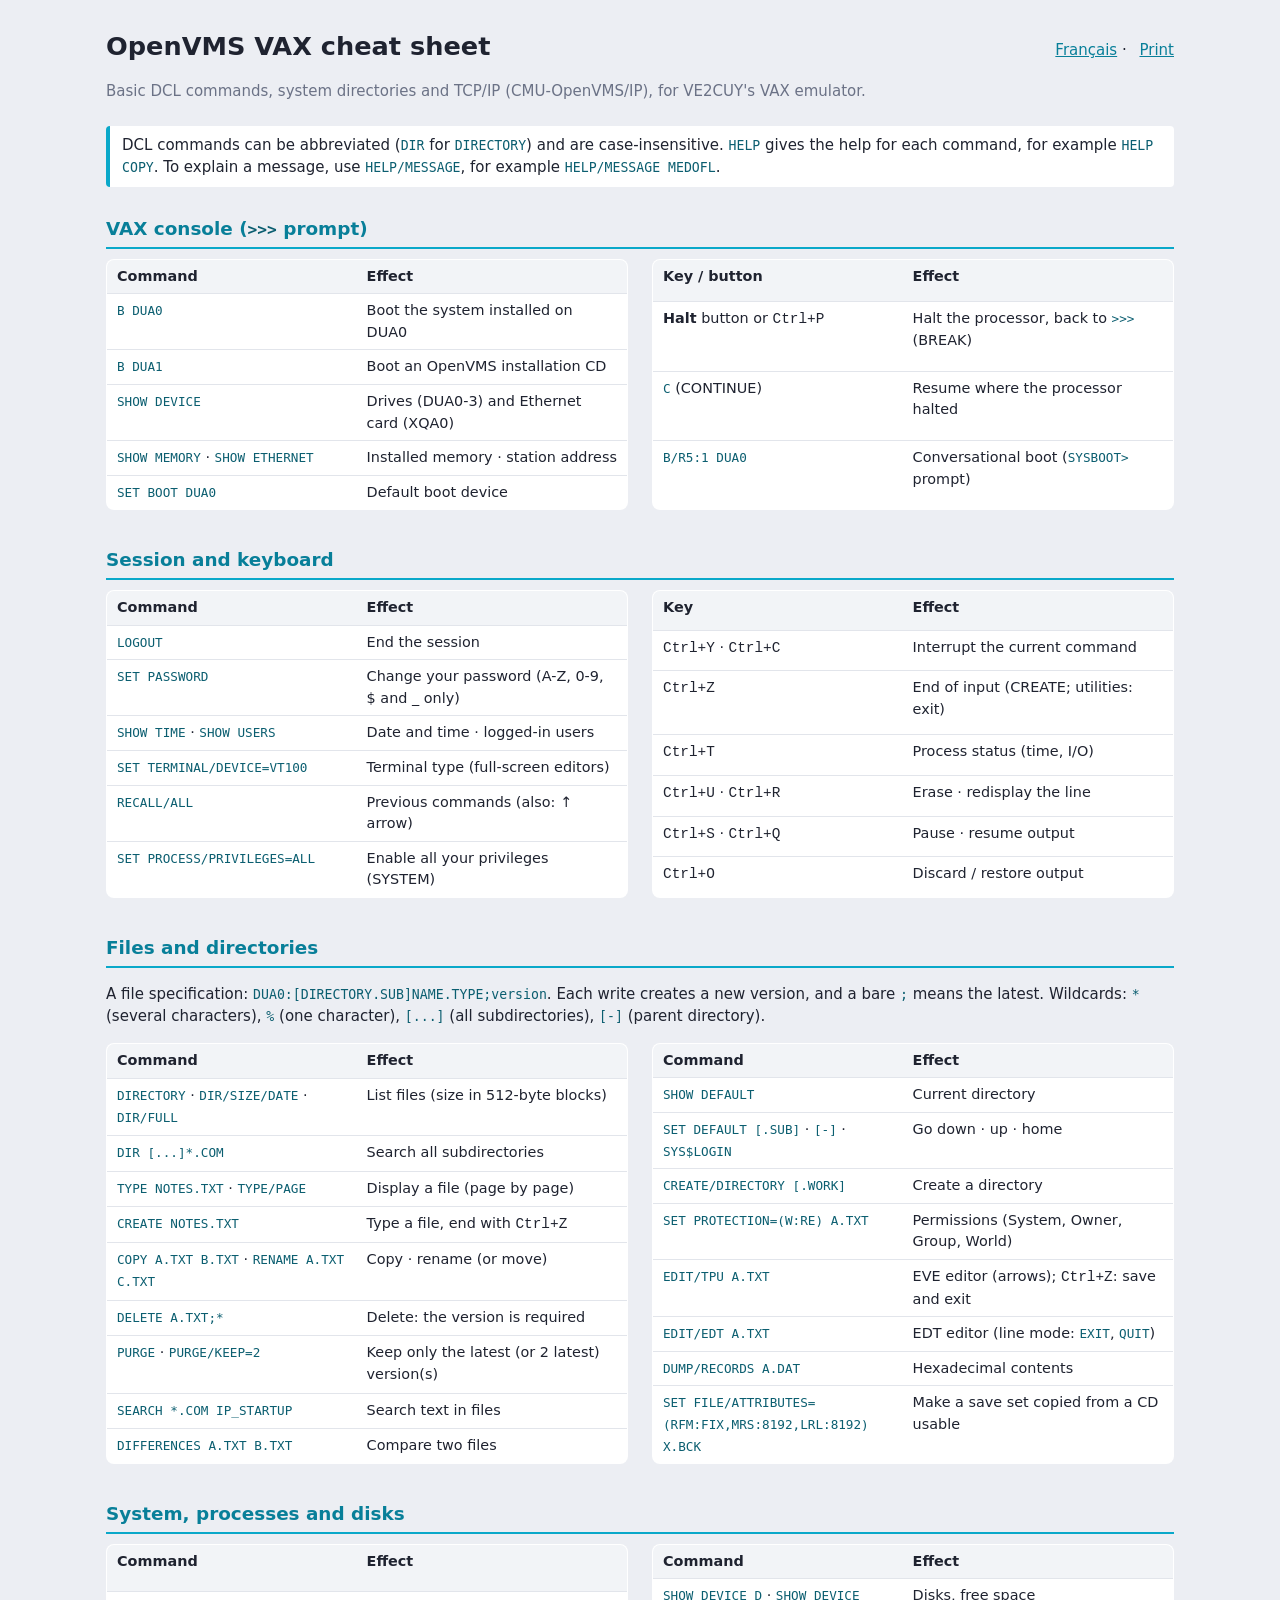
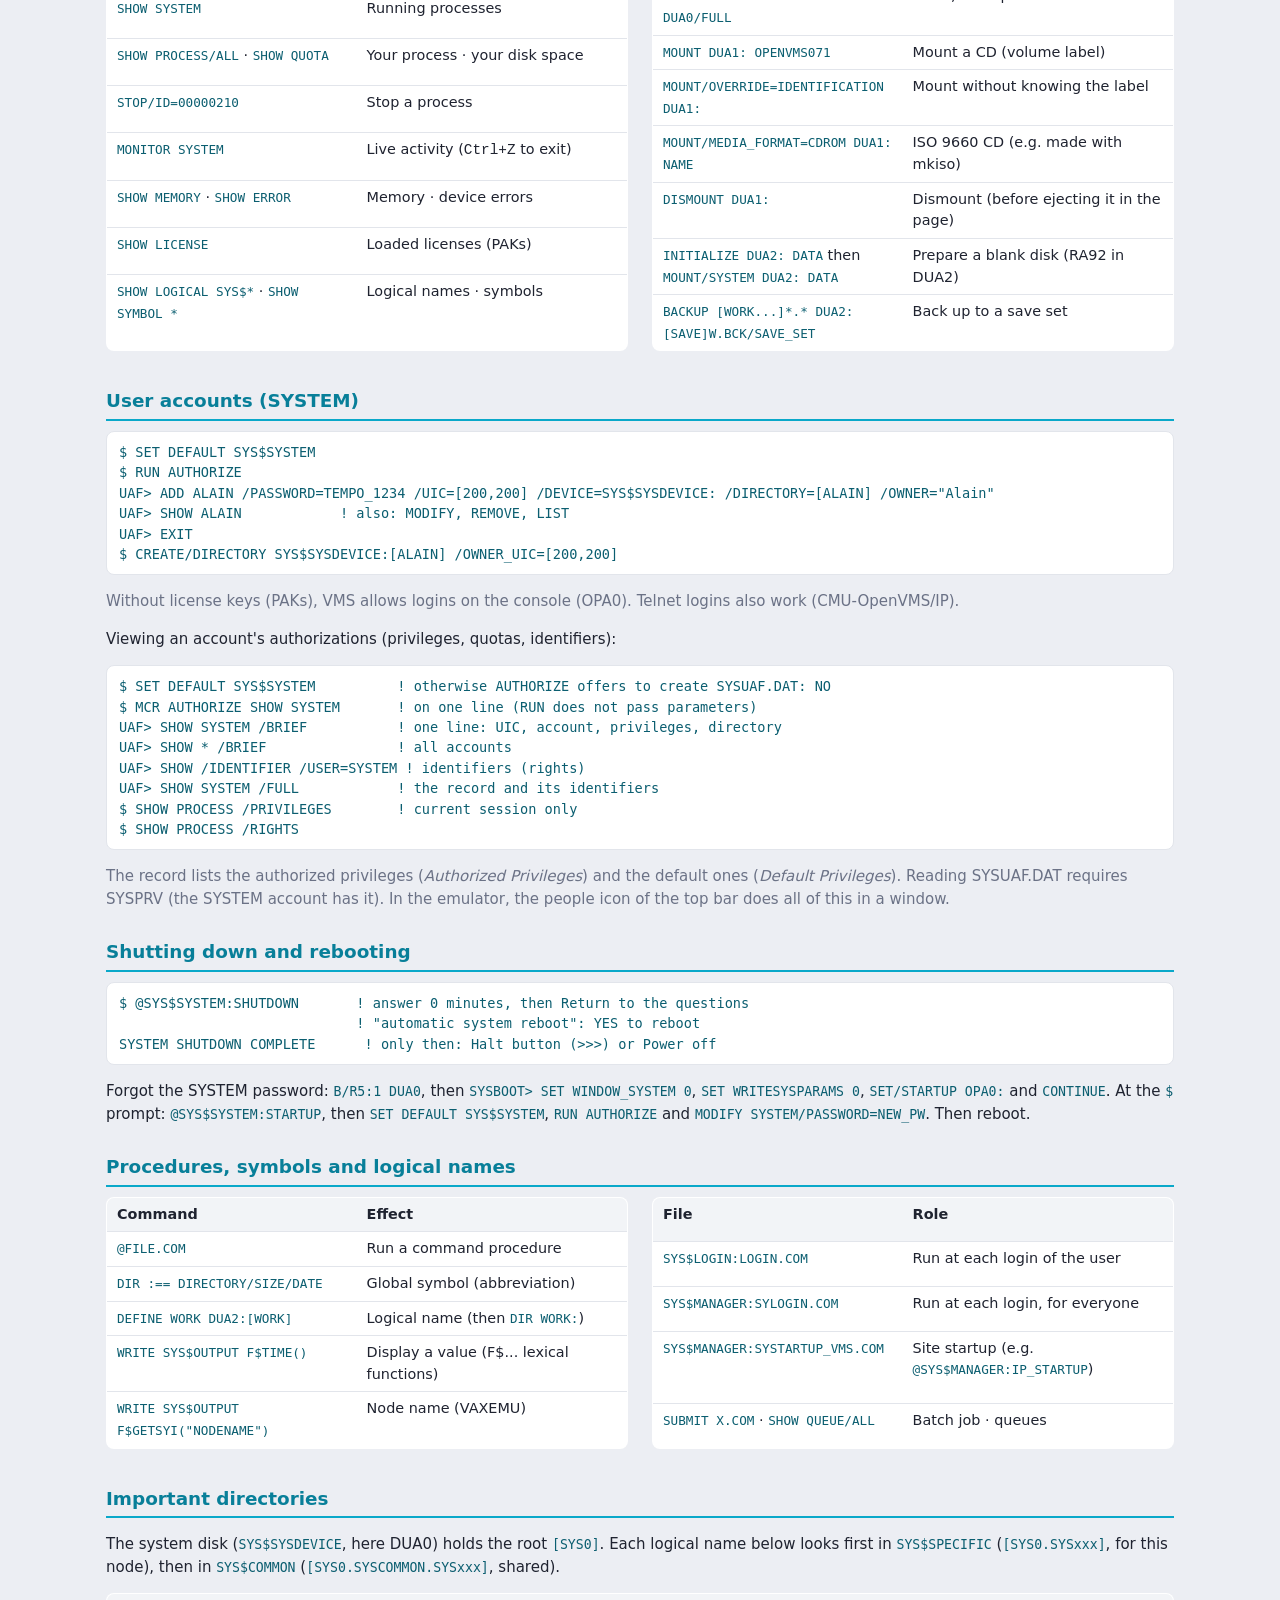
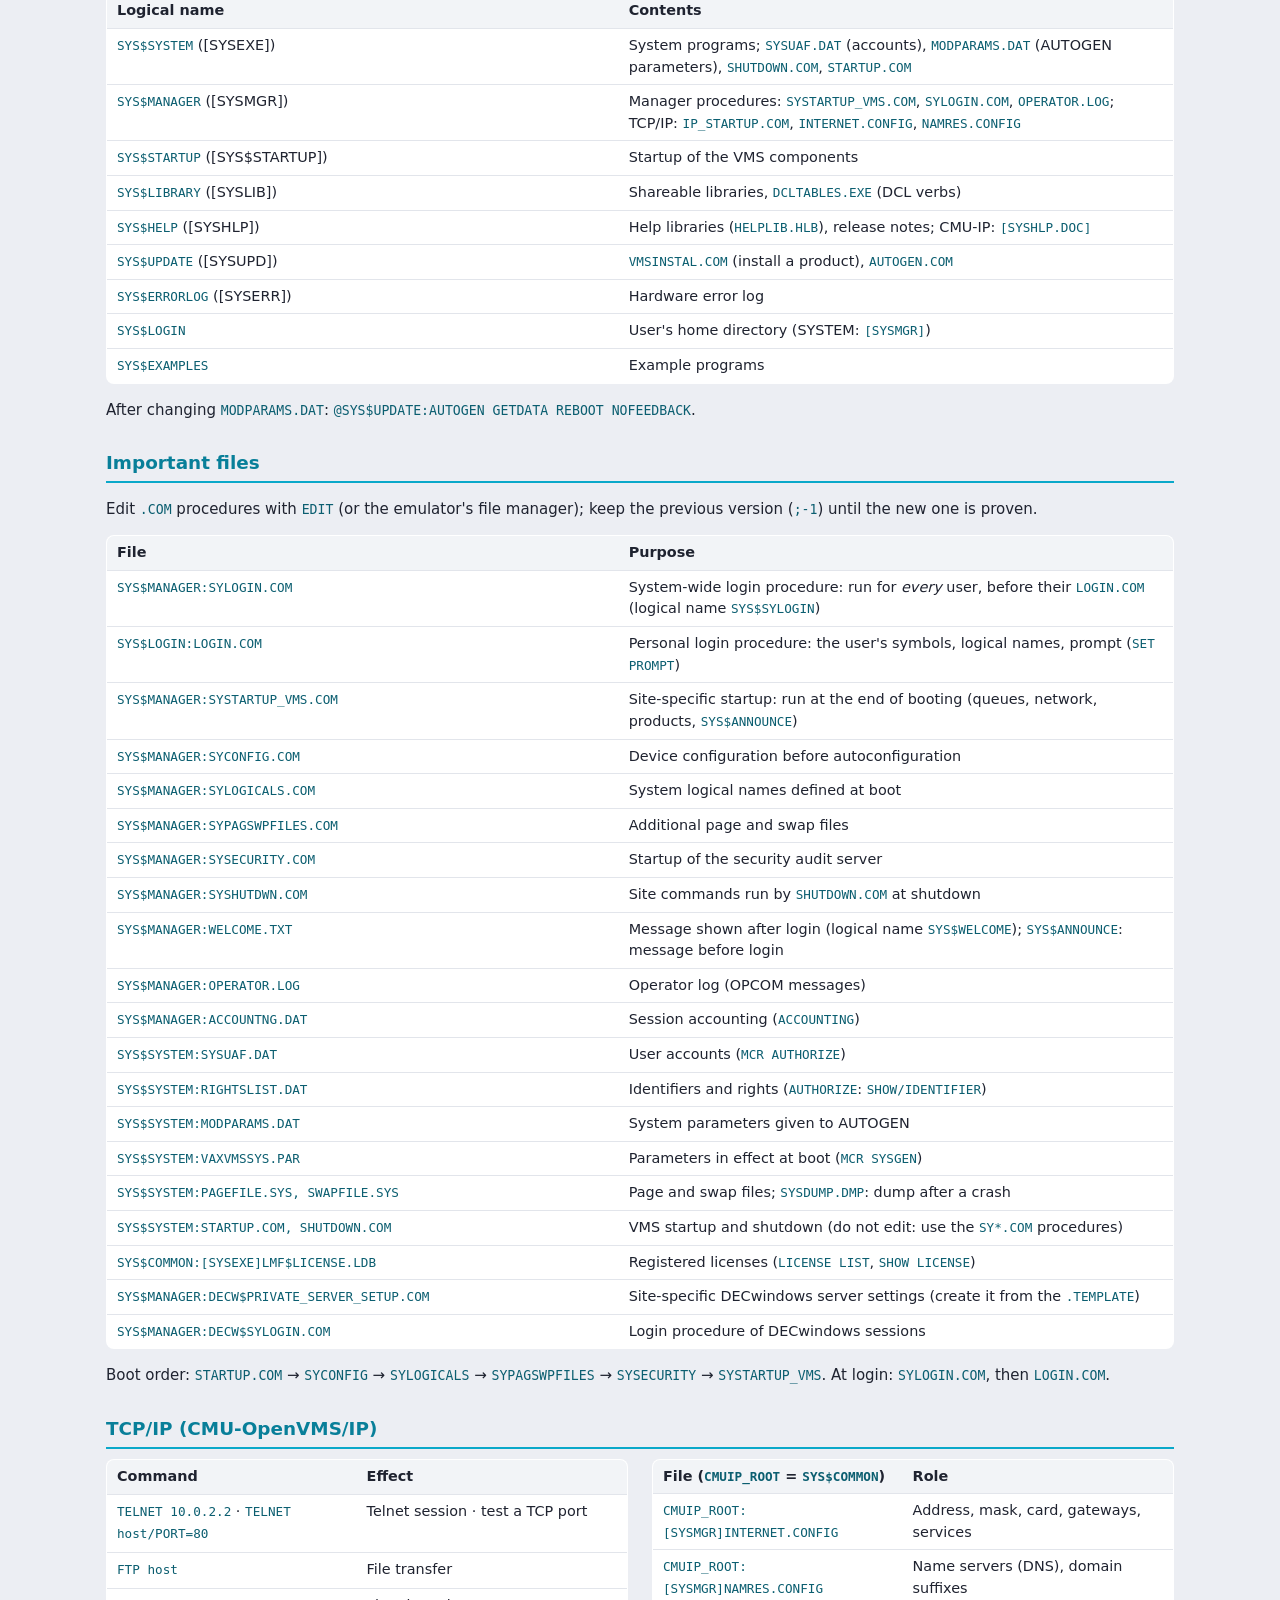
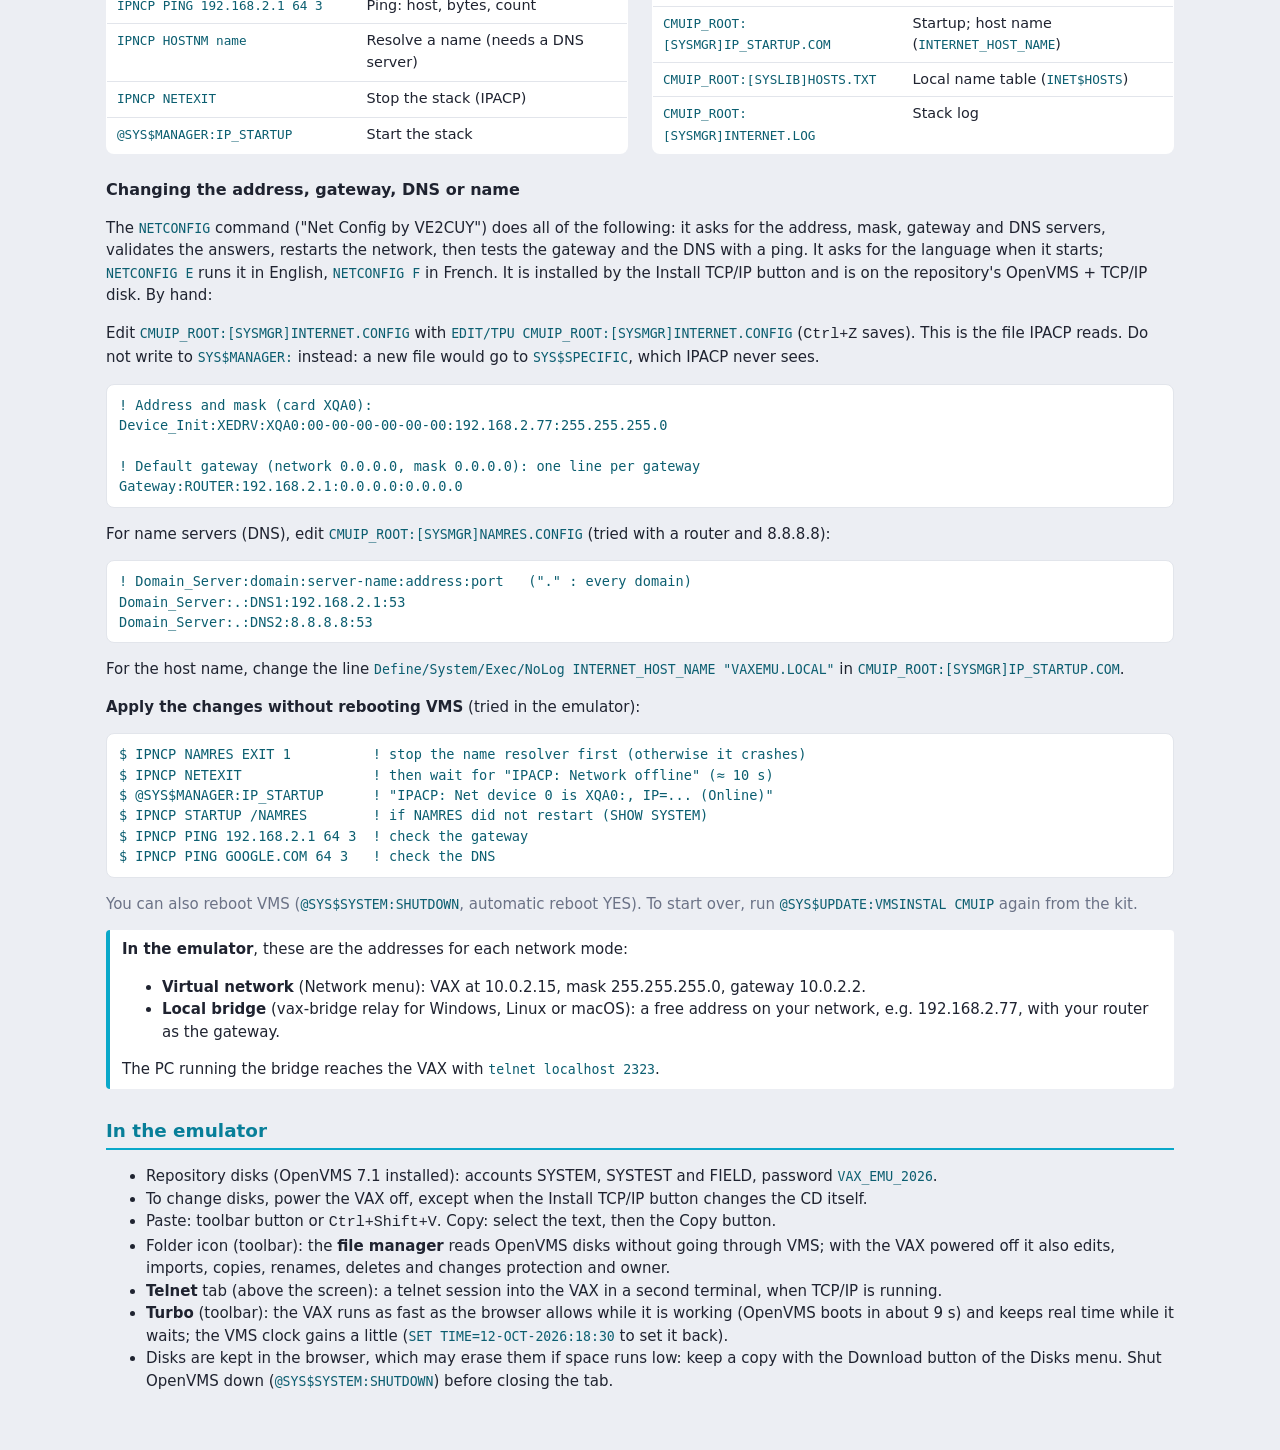
<file: cheatsheet.html>
<!doctype html>
<html lang="fr">
<head>
  <meta charset="utf-8">
  <meta name="viewport" content="width=device-width, initial-scale=1">
  <title>Aide-mémoire OpenVMS</title>
  <meta name="color-scheme" content="light dark">
  <script>
    // Même thème que l'émulateur; langue : ?lang=, sinon celle de l'émulateur ou du fureteur.
    try {
      const prefs = JSON.parse(localStorage.getItem('vax-prefs') ?? '{}');
      if (prefs.theme === 'light' || prefs.theme === 'dark') document.documentElement.dataset.theme = prefs.theme;
      const lang = new URLSearchParams(location.search).get('lang') || prefs.lang || navigator.language || 'fr';
      document.documentElement.lang = lang.startsWith('fr') ? 'fr' : 'en';
    } catch { /* stockage indisponible */ }
  </script>
  <style>
    :root { --bg: #eceef3; --surface: #fff; --surface-2: #f2f4f7; --border: #e2e5eb; --text: #1f2330;
      --muted: #6b7286; --accent: #0aa8c9; --accent-ink: #087f99; --code: #0b5e70; }
    @media (prefers-color-scheme: dark) { :root:not([data-theme="light"]) { --bg: #15171c; --surface: #1f222a;
      --surface-2: #282c35; --border: #2f333d; --text: #e6e8ec; --muted: #8d93a1; --accent: #22c3e6;
      --accent-ink: #4fd3ef; --code: #7fe0f5; } }
    :root[data-theme="dark"] { --bg: #15171c; --surface: #1f222a; --surface-2: #282c35; --border: #2f333d;
      --text: #e6e8ec; --muted: #8d93a1; --accent: #22c3e6; --accent-ink: #4fd3ef; --code: #7fe0f5; }
    * { box-sizing: border-box; }
    body { margin: 0; background: var(--bg); color: var(--text);
      font: 15px/1.5 system-ui, -apple-system, "Segoe UI", Roboto, sans-serif; }
    article { max-width: 1100px; margin: 0 auto; padding: 24px 16px 48px; }
    html[lang="fr"] article[lang="en"], html[lang="en"] article[lang="fr"] { display: none; }
    header { display: flex; align-items: baseline; justify-content: space-between; gap: 12px; flex-wrap: wrap; }
    h1 { margin: 0 0 4px; font-size: 1.6rem; }
    h2 { margin: 28px 0 10px; font-size: 1.15rem; color: var(--accent-ink); border-bottom: 2px solid var(--accent); padding-bottom: 4px; }
    h3 { margin: 16px 0 6px; font-size: 1rem; }
    p, li { color: var(--text); }
    .muted { color: var(--muted); }
    .lang a { color: var(--accent-ink); margin-left: 8px; }
    .grid { display: grid; grid-template-columns: repeat(auto-fit, minmax(420px, 1fr)); gap: 0 24px; }
    @media (max-width: 520px) { .grid { grid-template-columns: 1fr; } }
    table { width: 100%; border-collapse: collapse; background: var(--surface); border: 1px solid var(--border);
      border-radius: 8px; overflow: hidden; font-size: 0.9rem; margin-bottom: 8px; }
    th, td { text-align: left; vertical-align: top; padding: 6px 10px; border-top: 1px solid var(--border); }
    th { background: var(--surface-2); font-weight: 600; }
    tr:first-child th, tr:first-child td { border-top: 0; }
    td:first-child { width: 48%; }
    code, pre { font-family: "DejaVu Sans Mono", Consolas, "Courier New", monospace; color: var(--code); }
    code { font-size: 0.88em; overflow-wrap: anywhere; }
    pre { background: var(--surface); border: 1px solid var(--border); border-radius: 8px; padding: 10px 12px;
      overflow-x: auto; font-size: 0.85rem; margin: 6px 0 10px; }
    .note { background: var(--surface); border-left: 4px solid var(--accent); padding: 8px 12px; border-radius: 4px; margin: 8px 0; }
    @media print {
      body { background: #fff; color: #000; font-size: 11px; }
      .lang { display: none; }
      h2 { break-after: avoid; }
      table, pre { break-inside: avoid; }
      code, pre { color: #000; }
    }
  </style>
</head>
<body>

<article lang="fr">
  <header>
    <div>
      <h1>Aide-mémoire OpenVMS VAX</h1>
      <p class="muted">Commandes DCL de base, répertoires du système et TCP/IP (CMU-OpenVMS/IP), pour l'émulateur VAX de VE2CUY.</p>
    </div>
    <p class="lang"><a href="?lang=en">English</a> · <a href="javascript:print()">Imprimer</a></p>
  </header>

  <div class="note">Les commandes DCL s'abrègent (<code>DIR</code> pour <code>DIRECTORY</code>), et les majuscules ou minuscules n'ont pas d'importance. <code>HELP</code> donne l'aide de chaque commande, par exemple <code>HELP COPY</code>. Pour l'explication d'un message, utilisez <code>HELP/MESSAGE</code>, par exemple <code>HELP/MESSAGE MEDOFL</code>.</div>

  <h2>Console du VAX (invite <code>&gt;&gt;&gt;</code>)</h2>
  <div class="grid">
    <table>
      <tr><th>Commande</th><th>Effet</th></tr>
      <tr><td><code>B DUA0</code></td><td>Amorcer (boot) le système installé sur DUA0</td></tr>
      <tr><td><code>B DUA1</code></td><td>Amorcer un CD d'installation d'OpenVMS</td></tr>
      <tr><td><code>SHOW DEVICE</code></td><td>Lecteurs (DUA0-3) et carte Ethernet (XQA0)</td></tr>
      <tr><td><code>SHOW MEMORY</code> · <code>SHOW ETHERNET</code></td><td>Mémoire installée · adresse de station</td></tr>
      <tr><td><code>SET BOOT DUA0</code></td><td>Périphérique d'amorçage par défaut</td></tr>
    </table>
    <table>
      <tr><th>Touche / bouton</th><th>Effet</th></tr>
      <tr><td>Bouton <strong>Arrêt</strong> ou <kbd>Ctrl+P</kbd></td><td>Arrêter le processeur et revenir à <code>&gt;&gt;&gt;</code> (BREAK)</td></tr>
      <tr><td><code>C</code> (CONTINUE)</td><td>Reprendre là où le processeur s'était arrêté</td></tr>
      <tr><td><code>B/R5:1 DUA0</code></td><td>Amorçage conversationnel (invite <code>SYSBOOT&gt;</code>)</td></tr>
    </table>
  </div>

  <h2>Session et clavier</h2>
  <div class="grid">
    <table>
      <tr><th>Commande</th><th>Effet</th></tr>
      <tr><td><code>LOGOUT</code></td><td>Fermer la session</td></tr>
      <tr><td><code>SET PASSWORD</code></td><td>Changer son mot de passe (A-Z, 0-9, $ et _ seulement)</td></tr>
      <tr><td><code>SHOW TIME</code> · <code>SHOW USERS</code></td><td>Date et heure · usagers connectés</td></tr>
      <tr><td><code>SET TERMINAL/DEVICE=VT100</code></td><td>Type de terminal (éditeurs plein écran)</td></tr>
      <tr><td><code>RECALL/ALL</code></td><td>Commandes précédentes (aussi : flèche ↑)</td></tr>
      <tr><td><code>SET PROCESS/PRIVILEGES=ALL</code></td><td>Activer tous ses privilèges (SYSTEM)</td></tr>
    </table>
    <table>
      <tr><th>Touche</th><th>Effet</th></tr>
      <tr><td><kbd>Ctrl+Y</kbd> · <kbd>Ctrl+C</kbd></td><td>Interrompre la commande en cours</td></tr>
      <tr><td><kbd>Ctrl+Z</kbd></td><td>Fin de saisie (CREATE, utilitaires : quitter)</td></tr>
      <tr><td><kbd>Ctrl+T</kbd></td><td>État du processus (temps, E/S)</td></tr>
      <tr><td><kbd>Ctrl+U</kbd> · <kbd>Ctrl+R</kbd></td><td>Effacer · réafficher la ligne</td></tr>
      <tr><td><kbd>Ctrl+S</kbd> · <kbd>Ctrl+Q</kbd></td><td>Suspendre · reprendre l'affichage</td></tr>
      <tr><td><kbd>Ctrl+O</kbd></td><td>Supprimer / rétablir la sortie</td></tr>
    </table>
  </div>

  <h2>Fichiers et répertoires</h2>
  <p>Une spécification de fichier : <code>DUA0:[REPERTOIRE.SOUS]NOM.TYPE;version</code>. Chaque écriture crée une nouvelle version, et <code>;</code> seul désigne la plus récente. Jokers : <code>*</code> (plusieurs caractères), <code>%</code> (un caractère), <code>[...]</code> (tous les sous-répertoires), <code>[-]</code> (répertoire parent).</p>
  <div class="grid">
    <table>
      <tr><th>Commande</th><th>Effet</th></tr>
      <tr><td><code>DIRECTORY</code> · <code>DIR/SIZE/DATE</code> · <code>DIR/FULL</code></td><td>Lister les fichiers (taille en blocs de 512 octets)</td></tr>
      <tr><td><code>DIR [...]*.COM</code></td><td>Chercher dans tous les sous-répertoires</td></tr>
      <tr><td><code>TYPE NOTES.TXT</code> · <code>TYPE/PAGE</code></td><td>Afficher un fichier (page par page)</td></tr>
      <tr><td><code>CREATE NOTES.TXT</code></td><td>Taper un fichier, terminer par <kbd>Ctrl+Z</kbd></td></tr>
      <tr><td><code>COPY A.TXT B.TXT</code> · <code>RENAME A.TXT C.TXT</code></td><td>Copier · renommer (ou déplacer)</td></tr>
      <tr><td><code>DELETE A.TXT;*</code></td><td>Effacer : la version est obligatoire</td></tr>
      <tr><td><code>PURGE</code> · <code>PURGE/KEEP=2</code></td><td>Garder seulement la (ou les 2) dernière(s) version(s)</td></tr>
      <tr><td><code>SEARCH *.COM IP_STARTUP</code></td><td>Chercher un texte dans des fichiers</td></tr>
      <tr><td><code>DIFFERENCES A.TXT B.TXT</code></td><td>Comparer deux fichiers</td></tr>
    </table>
    <table>
      <tr><th>Commande</th><th>Effet</th></tr>
      <tr><td><code>SHOW DEFAULT</code></td><td>Répertoire courant</td></tr>
      <tr><td><code>SET DEFAULT [.SOUS]</code> · <code>[-]</code> · <code>SYS$LOGIN</code></td><td>Descendre · remonter · revenir chez soi</td></tr>
      <tr><td><code>CREATE/DIRECTORY [.TRAVAIL]</code></td><td>Créer un répertoire</td></tr>
      <tr><td><code>SET PROTECTION=(W:RE) A.TXT</code></td><td>Permissions (System, Owner, Group, World)</td></tr>
      <tr><td><code>EDIT/TPU A.TXT</code></td><td>Éditeur EVE (flèches); <kbd>Ctrl+Z</kbd> : enregistrer et quitter</td></tr>
      <tr><td><code>EDIT/EDT A.TXT</code></td><td>Éditeur EDT (ligne : <code>EXIT</code>, <code>QUIT</code>)</td></tr>
      <tr><td><code>DUMP/RECORDS A.DAT</code></td><td>Contenu en hexadécimal</td></tr>
      <tr><td><code>SET FILE/ATTRIBUTES=(RFM:FIX,MRS:8192,LRL:8192) X.BCK</code></td><td>Rendre utilisable un save set copié d'un CD</td></tr>
    </table>
  </div>

  <h2>Système, processus et disques</h2>
  <div class="grid">
    <table>
      <tr><th>Commande</th><th>Effet</th></tr>
      <tr><td><code>SHOW SYSTEM</code></td><td>Processus en marche</td></tr>
      <tr><td><code>SHOW PROCESS/ALL</code> · <code>SHOW QUOTA</code></td><td>Son processus · son espace disque</td></tr>
      <tr><td><code>STOP/ID=00000210</code></td><td>Arrêter un processus</td></tr>
      <tr><td><code>MONITOR SYSTEM</code></td><td>Activité en direct (<kbd>Ctrl+Z</kbd> pour quitter)</td></tr>
      <tr><td><code>SHOW MEMORY</code> · <code>SHOW ERROR</code></td><td>Mémoire · erreurs des périphériques</td></tr>
      <tr><td><code>SHOW LICENSE</code></td><td>Licences (PAK) chargées</td></tr>
      <tr><td><code>SHOW LOGICAL SYS$*</code> · <code>SHOW SYMBOL *</code></td><td>Noms logiques · symboles</td></tr>
    </table>
    <table>
      <tr><th>Commande</th><th>Effet</th></tr>
      <tr><td><code>SHOW DEVICE D</code> · <code>SHOW DEVICE DUA0/FULL</code></td><td>Disques, espace libre</td></tr>
      <tr><td><code>MOUNT DUA1: OPENVMS071</code></td><td>Monter un CD (étiquette du volume)</td></tr>
      <tr><td><code>MOUNT/OVERRIDE=IDENTIFICATION DUA1:</code></td><td>Monter sans connaître l'étiquette</td></tr>
      <tr><td><code>MOUNT/MEDIA_FORMAT=CDROM DUA1: NOM</code></td><td>CD ISO 9660 (ex. fait avec mkiso)</td></tr>
      <tr><td><code>DISMOUNT DUA1:</code></td><td>Démonter (avant d'éjecter dans la page)</td></tr>
      <tr><td><code>INITIALIZE DUA2: DONNEES</code> puis <code>MOUNT/SYSTEM DUA2: DONNEES</code></td><td>Préparer un disque vierge (RA92 en DUA2)</td></tr>
      <tr><td><code>BACKUP [TRAVAIL...]*.* DUA2:[SAUVE]T.BCK/SAVE_SET</code></td><td>Sauvegarde dans un save set</td></tr>
    </table>
  </div>

  <h2>Comptes d'usagers (SYSTEM)</h2>
<pre>$ SET DEFAULT SYS$SYSTEM
$ RUN AUTHORIZE
UAF&gt; ADD ALAIN /PASSWORD=TEMPO_1234 /UIC=[200,200] /DEVICE=SYS$SYSDEVICE: /DIRECTORY=[ALAIN] /OWNER="Alain"
UAF&gt; SHOW ALAIN            ! aussi : MODIFY, REMOVE, LIST
UAF&gt; EXIT
$ CREATE/DIRECTORY SYS$SYSDEVICE:[ALAIN] /OWNER_UIC=[200,200]</pre>
  <p class="muted">Sans clé de licence (PAK), VMS permet la connexion sur la console (OPA0). Les connexions par telnet passent aussi (CMU-OpenVMS/IP).</p>
  <p>Voir les autorisations d'un compte (privilèges, quotas, identificateurs) :</p>
<pre>$ SET DEFAULT SYS$SYSTEM          ! sinon AUTHORIZE offre de créer SYSUAF.DAT : NO
$ MCR AUTHORIZE SHOW SYSTEM       ! en une ligne (RUN ne passe pas de paramètres)
UAF&gt; SHOW SYSTEM /BRIEF           ! une ligne : UIC, compte, privilèges, répertoire
UAF&gt; SHOW * /BRIEF                ! tous les comptes
UAF&gt; SHOW /IDENTIFIER /USER=SYSTEM ! identificateurs (droits)
UAF&gt; SHOW SYSTEM /FULL            ! la fiche et les identificateurs
$ SHOW PROCESS /PRIVILEGES        ! la session en cours seulement
$ SHOW PROCESS /RIGHTS</pre>
  <p class="muted">La fiche donne les privilèges autorisés (<em>Authorized Privileges</em>) et ceux par défaut (<em>Default Privileges</em>). Lire SYSUAF.DAT demande SYSPRV (le compte SYSTEM l'a). Dans l'émulateur, l'icône des personnes de la barre du haut fait toutes ces opérations dans une fenêtre.</p>

  <h2>Arrêter et redémarrer</h2>
<pre>$ @SYS$SYSTEM:SHUTDOWN       ! répondre 0 minute, puis Retour aux questions
                             ! « automatic system reboot » : YES pour redémarrer
SYSTEM SHUTDOWN COMPLETE      ! alors seulement : bouton Arrêt (&gt;&gt;&gt;) ou Éteindre</pre>
  <p>Mot de passe de SYSTEM oublié : <code>B/R5:1 DUA0</code>, puis <code>SYSBOOT&gt; SET WINDOW_SYSTEM 0</code>, <code>SET WRITESYSPARAMS 0</code>, <code>SET/STARTUP OPA0:</code> et <code>CONTINUE</code>. À l'invite <code>$</code> : <code>@SYS$SYSTEM:STARTUP</code>, puis <code>SET DEFAULT SYS$SYSTEM</code>, <code>RUN AUTHORIZE</code> et <code>MODIFY SYSTEM/PASSWORD=NOUVEAU_MP</code>. Redémarrez ensuite.</p>

  <h2>Procédures, symboles et noms logiques</h2>
  <div class="grid">
    <table>
      <tr><th>Commande</th><th>Effet</th></tr>
      <tr><td><code>@FICHIER.COM</code></td><td>Exécuter une procédure de commandes</td></tr>
      <tr><td><code>DIR :== DIRECTORY/SIZE/DATE</code></td><td>Symbole (abréviation) global</td></tr>
      <tr><td><code>DEFINE TRAVAIL DUA2:[TRAVAIL]</code></td><td>Nom logique (puis <code>DIR TRAVAIL:</code>)</td></tr>
      <tr><td><code>WRITE SYS$OUTPUT F$TIME()</code></td><td>Afficher une valeur (fonctions lexicales F$...)</td></tr>
      <tr><td><code>WRITE SYS$OUTPUT F$GETSYI("NODENAME")</code></td><td>Nom du nœud (VAXEMU)</td></tr>
    </table>
    <table>
      <tr><th>Fichier</th><th>Rôle</th></tr>
      <tr><td><code>SYS$LOGIN:LOGIN.COM</code></td><td>Exécuté à chaque connexion de l'usager</td></tr>
      <tr><td><code>SYS$MANAGER:SYLOGIN.COM</code></td><td>Exécuté à chaque connexion, pour tous</td></tr>
      <tr><td><code>SYS$MANAGER:SYSTARTUP_VMS.COM</code></td><td>Démarrage du site (ex. <code>@SYS$MANAGER:IP_STARTUP</code>)</td></tr>
      <tr><td><code>SUBMIT X.COM</code> · <code>SHOW QUEUE/ALL</code></td><td>Travail en lot · files d'attente</td></tr>
    </table>
  </div>

  <h2>Répertoires importants</h2>
  <p>Le disque système (<code>SYS$SYSDEVICE</code>, ici DUA0) contient la racine <code>[SYS0]</code>. Chaque nom logique ci-dessous cherche d'abord dans <code>SYS$SPECIFIC</code> (<code>[SYS0.SYSxxx]</code>), propre au nœud, puis dans <code>SYS$COMMON</code> (<code>[SYS0.SYSCOMMON.SYSxxx]</code>), partagé.</p>
  <table>
    <tr><th>Nom logique</th><th>Contenu</th></tr>
    <tr><td><code>SYS$SYSTEM</code> ([SYSEXE])</td><td>Programmes du système; <code>SYSUAF.DAT</code> (comptes), <code>MODPARAMS.DAT</code> (paramètres pour AUTOGEN), <code>SHUTDOWN.COM</code>, <code>STARTUP.COM</code></td></tr>
    <tr><td><code>SYS$MANAGER</code> ([SYSMGR])</td><td>Procédures du gestionnaire : <code>SYSTARTUP_VMS.COM</code>, <code>SYLOGIN.COM</code>, <code>OPERATOR.LOG</code>; TCP/IP : <code>IP_STARTUP.COM</code>, <code>INTERNET.CONFIG</code>, <code>NAMRES.CONFIG</code></td></tr>
    <tr><td><code>SYS$STARTUP</code> ([SYS$STARTUP])</td><td>Démarrage des composants de VMS</td></tr>
    <tr><td><code>SYS$LIBRARY</code> ([SYSLIB])</td><td>Bibliothèques partagées, <code>DCLTABLES.EXE</code> (verbes DCL)</td></tr>
    <tr><td><code>SYS$HELP</code> ([SYSHLP])</td><td>Bibliothèques d'aide (<code>HELPLIB.HLB</code>), notes de version; CMU-IP : <code>[SYSHLP.DOC]</code></td></tr>
    <tr><td><code>SYS$UPDATE</code> ([SYSUPD])</td><td><code>VMSINSTAL.COM</code> (installer un produit), <code>AUTOGEN.COM</code></td></tr>
    <tr><td><code>SYS$ERRORLOG</code> ([SYSERR])</td><td>Journal des erreurs du matériel</td></tr>
    <tr><td><code>SYS$LOGIN</code></td><td>Répertoire de l'usager (SYSTEM : <code>[SYSMGR]</code>)</td></tr>
    <tr><td><code>SYS$EXAMPLES</code></td><td>Exemples de programmes</td></tr>
  </table>
  <p>Après un changement de <code>MODPARAMS.DAT</code> : <code>@SYS$UPDATE:AUTOGEN GETDATA REBOOT NOFEEDBACK</code>.</p>

  <h2>Fichiers importants</h2>
  <p>Les procédures <code>.COM</code> se modifient avec <code>EDIT</code> (ou le gestionnaire de fichiers de l'émulateur); gardez l'ancienne version (<code>;-1</code>) tant que la nouvelle n'est pas éprouvée.</p>
  <table>
    <tr><th>Fichier</th><th>Rôle</th></tr>
    <tr><td><code>SYS$MANAGER:SYLOGIN.COM</code></td><td>Procédure de login générale : exécutée pour <em>tous</em> les usagers, avant leur <code>LOGIN.COM</code> (nom logique <code>SYS$SYLOGIN</code>)</td></tr>
    <tr><td><code>SYS$LOGIN:LOGIN.COM</code></td><td>Procédure de login personnelle : symboles, noms logiques, invite (<code>SET PROMPT</code>) de l'usager</td></tr>
    <tr><td><code>SYS$MANAGER:SYSTARTUP_VMS.COM</code></td><td>Démarrage propre au site : lancé à la fin de l'amorçage (files d'attente, réseau, produits, <code>SYS$ANNOUNCE</code>)</td></tr>
    <tr><td><code>SYS$MANAGER:SYCONFIG.COM</code></td><td>Configuration des périphériques avant leur détection automatique</td></tr>
    <tr><td><code>SYS$MANAGER:SYLOGICALS.COM</code></td><td>Noms logiques du système définis à l'amorçage</td></tr>
    <tr><td><code>SYS$MANAGER:SYPAGSWPFILES.COM</code></td><td>Fichiers de pagination et d'échange supplémentaires</td></tr>
    <tr><td><code>SYS$MANAGER:SYSECURITY.COM</code></td><td>Démarrage du serveur d'audit de sécurité</td></tr>
    <tr><td><code>SYS$MANAGER:SYSHUTDWN.COM</code></td><td>Commandes du site exécutées par <code>SHUTDOWN.COM</code> à l'arrêt</td></tr>
    <tr><td><code>SYS$MANAGER:WELCOME.TXT</code></td><td>Message affiché après le login (nom logique <code>SYS$WELCOME</code>); <code>SYS$ANNOUNCE</code> : message avant le login</td></tr>
    <tr><td><code>SYS$MANAGER:OPERATOR.LOG</code></td><td>Journal de l'opérateur (messages OPCOM)</td></tr>
    <tr><td><code>SYS$MANAGER:ACCOUNTNG.DAT</code></td><td>Comptabilité des sessions (<code>ACCOUNTING</code>)</td></tr>
    <tr><td><code>SYS$SYSTEM:SYSUAF.DAT</code></td><td>Comptes d'usagers (<code>MCR AUTHORIZE</code>)</td></tr>
    <tr><td><code>SYS$SYSTEM:RIGHTSLIST.DAT</code></td><td>Identificateurs et droits (<code>AUTHORIZE</code> : <code>SHOW/IDENTIFIER</code>)</td></tr>
    <tr><td><code>SYS$SYSTEM:MODPARAMS.DAT</code></td><td>Paramètres du système donnés à AUTOGEN</td></tr>
    <tr><td><code>SYS$SYSTEM:VAXVMSSYS.PAR</code></td><td>Paramètres en vigueur à l'amorçage (<code>MCR SYSGEN</code>)</td></tr>
    <tr><td><code>SYS$SYSTEM:PAGEFILE.SYS, SWAPFILE.SYS</code></td><td>Fichiers de pagination et d'échange; <code>SYSDUMP.DMP</code> : vidage après un arrêt fatal</td></tr>
    <tr><td><code>SYS$SYSTEM:STARTUP.COM, SHUTDOWN.COM</code></td><td>Démarrage et arrêt de VMS (à ne pas modifier : utiliser les procédures <code>SY*.COM</code>)</td></tr>
    <tr><td><code>SYS$COMMON:[SYSEXE]LMF$LICENSE.LDB</code></td><td>Licences enregistrées (<code>LICENSE LIST</code>, <code>SHOW LICENSE</code>)</td></tr>
    <tr><td><code>SYS$MANAGER:DECW$PRIVATE_SERVER_SETUP.COM</code></td><td>Réglages du serveur DECwindows propres au site (à créer à partir du <code>.TEMPLATE</code>)</td></tr>
    <tr><td><code>SYS$MANAGER:DECW$SYLOGIN.COM</code></td><td>Procédure de login des sessions DECwindows</td></tr>
  </table>
  <p>Ordre à l'amorçage : <code>STARTUP.COM</code> → <code>SYCONFIG</code> → <code>SYLOGICALS</code> → <code>SYPAGSWPFILES</code> → <code>SYSECURITY</code> → <code>SYSTARTUP_VMS</code>. Au login : <code>SYLOGIN.COM</code>, puis <code>LOGIN.COM</code>.</p>

  <h2>TCP/IP (CMU-OpenVMS/IP)</h2>
  <div class="grid">
    <table>
      <tr><th>Commande</th><th>Effet</th></tr>
      <tr><td><code>TELNET 10.0.2.2</code> · <code>TELNET hôte/PORT=80</code></td><td>Session telnet · essai d'un port TCP</td></tr>
      <tr><td><code>FTP hôte</code></td><td>Transfert de fichiers</td></tr>
      <tr><td><code>IPNCP PING 192.168.2.1 64 3</code></td><td>Ping : hôte, octets, nombre</td></tr>
      <tr><td><code>IPNCP HOSTNM nom</code></td><td>Résoudre un nom (serveur DNS requis)</td></tr>
      <tr><td><code>IPNCP NETEXIT</code></td><td>Arrêter la pile (IPACP)</td></tr>
      <tr><td><code>@SYS$MANAGER:IP_STARTUP</code></td><td>Démarrer la pile</td></tr>
    </table>
    <table>
      <tr><th>Fichier (<code>CMUIP_ROOT</code> = <code>SYS$COMMON</code>)</th><th>Rôle</th></tr>
      <tr><td><code>CMUIP_ROOT:[SYSMGR]INTERNET.CONFIG</code></td><td>Adresse, masque, carte, passerelles, services</td></tr>
      <tr><td><code>CMUIP_ROOT:[SYSMGR]NAMRES.CONFIG</code></td><td>Serveurs de noms (DNS), suffixes de domaine</td></tr>
      <tr><td><code>CMUIP_ROOT:[SYSMGR]IP_STARTUP.COM</code></td><td>Démarrage; nom d'hôte (<code>INTERNET_HOST_NAME</code>)</td></tr>
      <tr><td><code>CMUIP_ROOT:[SYSLIB]HOSTS.TXT</code></td><td>Table locale des noms (<code>INET$HOSTS</code>)</td></tr>
      <tr><td><code>CMUIP_ROOT:[SYSMGR]INTERNET.LOG</code></td><td>Journal de la pile</td></tr>
    </table>
  </div>

  <h3>Changer l'adresse, la passerelle, le DNS ou le nom</h3>
  <p>La commande <code>NETCONFIG</code> (« Net Config by VE2CUY ») fait tout ce qui suit : elle demande l'adresse, le masque, la passerelle et les serveurs DNS, valide les réponses, redémarre le réseau, puis teste la passerelle et le DNS par un ping. Elle demande la langue au lancement; <code>NETCONFIG F</code> la lance en français, <code>NETCONFIG E</code> en anglais. Elle est installée par le bouton « Installer TCP/IP » et se trouve sur le disque OpenVMS + TCP/IP du dépôt. À la main :</p>
  <p>Modifiez <code>CMUIP_ROOT:[SYSMGR]INTERNET.CONFIG</code> avec <code>EDIT/TPU CMUIP_ROOT:[SYSMGR]INTERNET.CONFIG</code> (<kbd>Ctrl+Z</kbd> enregistre). C'est ce fichier que lit IPACP. N'écrivez pas plutôt dans <code>SYS$MANAGER:</code> : un nouveau fichier y irait dans <code>SYS$SPECIFIC</code> et IPACP ne le verrait pas.</p>
<pre>! Adresse et masque (carte XQA0) :
Device_Init:XEDRV:XQA0:00-00-00-00-00-00:192.168.2.77:255.255.255.0

! Passerelle par défaut (réseau 0.0.0.0, masque 0.0.0.0) : une ligne par passerelle
Gateway:ROUTER:192.168.2.1:0.0.0.0:0.0.0.0</pre>
  <p>Pour les serveurs de noms (DNS), modifiez <code>CMUIP_ROOT:[SYSMGR]NAMRES.CONFIG</code> (essayé avec un routeur et 8.8.8.8) :</p>
<pre>! Domain_Server:domaine:nom-du-serveur:adresse:port   (« . » : tous les domaines)
Domain_Server:.:DNS1:192.168.2.1:53
Domain_Server:.:DNS2:8.8.8.8:53</pre>
  <p>Pour le nom d'hôte, changez la ligne <code>Define/System/Exec/NoLog INTERNET_HOST_NAME "VAXEMU.LOCAL"</code> de <code>CMUIP_ROOT:[SYSMGR]IP_STARTUP.COM</code>.</p>
  <p><strong>Appliquer les changements sans redémarrer VMS</strong> (essayé dans l'émulateur) :</p>
<pre>$ IPNCP NAMRES EXIT 1          ! arrêter d'abord le résolveur de noms (sinon il plante)
$ IPNCP NETEXIT                ! puis attendre le message « IPACP: Network offline » (≈ 10 s)
$ @SYS$MANAGER:IP_STARTUP      ! « IPACP: Net device 0 is XQA0:, IP=... (Online) »
$ IPNCP STARTUP /NAMRES        ! si NAMRES n'est pas reparti (SHOW SYSTEM)
$ IPNCP PING 192.168.2.1 64 3  ! vérifier la passerelle
$ IPNCP PING GOOGLE.COM 64 3   ! vérifier le DNS</pre>
  <p class="muted">Vous pouvez aussi redémarrer VMS (<code>@SYS$SYSTEM:SHUTDOWN</code>, redémarrage automatique YES). Pour tout reprendre, relancez <code>@SYS$UPDATE:VMSINSTAL CMUIP</code> depuis la trousse.</p>
  <div class="note"><strong>Dans l'émulateur</strong>, voici les adresses selon le mode réseau :
    <ul>
      <li><strong>Réseau virtuel</strong> (menu Réseau) : VAX en 10.0.2.15, masque 255.255.255.0, passerelle 10.0.2.2.</li>
      <li><strong>Pont local</strong> (relais vax-bridge pour Windows, Linux ou macOS) : une adresse libre de votre réseau, par exemple 192.168.2.77, avec votre routeur comme passerelle.</li>
    </ul>
    Le PC qui fait le pont joint le VAX par <code>telnet localhost 2323</code>.</div>

  <h2>Dans l'émulateur</h2>
  <ul>
    <li>Disques du dépôt (OpenVMS 7.1 installé) : comptes SYSTEM, SYSTEST et FIELD, mot de passe <code>VAX_EMU_2026</code>.</li>
    <li>Pour changer de disque, éteignez le VAX, sauf quand le bouton « Installer TCP/IP » change lui-même le CD.</li>
    <li>Coller : bouton de la barre ou <kbd>Ctrl+Maj+V</kbd>. Copier : sélectionner le texte, puis le bouton Copier.</li>
    <li>Icône du dossier (barre du haut) : le <strong>gestionnaire de fichiers</strong> lit les disques OpenVMS sans passer par VMS; VAX éteint, il permet aussi d'éditer, importer, copier, renommer, effacer et de changer protection et propriétaire.</li>
    <li>Onglet <strong>Telnet</strong> (au-dessus de l'écran) : une session telnet vers le VAX dans un deuxième terminal, quand TCP/IP est en marche.</li>
    <li><strong>Turbo</strong> (barre du haut) : le VAX va aussi vite que le fureteur le permet quand il travaille (démarrage d'OpenVMS en 9 s environ) et garde le temps réel quand il attend; l'horloge de VMS prend un peu d'avance (<code>SET TIME=12-OCT-2026:18:30</code> pour la remettre à l'heure).</li>
    <li>Les disques sont gardés dans le fureteur, qui peut les effacer si l'espace manque : gardez-en une copie avec le bouton Télécharger du menu Disques. Arrêtez OpenVMS (<code>@SYS$SYSTEM:SHUTDOWN</code>) avant de fermer l'onglet.</li>
  </ul>
</article>

<article lang="en">
  <header>
    <div>
      <h1>OpenVMS VAX cheat sheet</h1>
      <p class="muted">Basic DCL commands, system directories and TCP/IP (CMU-OpenVMS/IP), for VE2CUY's VAX emulator.</p>
    </div>
    <p class="lang"><a href="?lang=fr">Français</a> · <a href="javascript:print()">Print</a></p>
  </header>

  <div class="note">DCL commands can be abbreviated (<code>DIR</code> for <code>DIRECTORY</code>) and are case-insensitive. <code>HELP</code> gives the help for each command, for example <code>HELP COPY</code>. To explain a message, use <code>HELP/MESSAGE</code>, for example <code>HELP/MESSAGE MEDOFL</code>.</div>

  <h2>VAX console (<code>&gt;&gt;&gt;</code> prompt)</h2>
  <div class="grid">
    <table>
      <tr><th>Command</th><th>Effect</th></tr>
      <tr><td><code>B DUA0</code></td><td>Boot the system installed on DUA0</td></tr>
      <tr><td><code>B DUA1</code></td><td>Boot an OpenVMS installation CD</td></tr>
      <tr><td><code>SHOW DEVICE</code></td><td>Drives (DUA0-3) and Ethernet card (XQA0)</td></tr>
      <tr><td><code>SHOW MEMORY</code> · <code>SHOW ETHERNET</code></td><td>Installed memory · station address</td></tr>
      <tr><td><code>SET BOOT DUA0</code></td><td>Default boot device</td></tr>
    </table>
    <table>
      <tr><th>Key / button</th><th>Effect</th></tr>
      <tr><td><strong>Halt</strong> button or <kbd>Ctrl+P</kbd></td><td>Halt the processor, back to <code>&gt;&gt;&gt;</code> (BREAK)</td></tr>
      <tr><td><code>C</code> (CONTINUE)</td><td>Resume where the processor halted</td></tr>
      <tr><td><code>B/R5:1 DUA0</code></td><td>Conversational boot (<code>SYSBOOT&gt;</code> prompt)</td></tr>
    </table>
  </div>

  <h2>Session and keyboard</h2>
  <div class="grid">
    <table>
      <tr><th>Command</th><th>Effect</th></tr>
      <tr><td><code>LOGOUT</code></td><td>End the session</td></tr>
      <tr><td><code>SET PASSWORD</code></td><td>Change your password (A-Z, 0-9, $ and _ only)</td></tr>
      <tr><td><code>SHOW TIME</code> · <code>SHOW USERS</code></td><td>Date and time · logged-in users</td></tr>
      <tr><td><code>SET TERMINAL/DEVICE=VT100</code></td><td>Terminal type (full-screen editors)</td></tr>
      <tr><td><code>RECALL/ALL</code></td><td>Previous commands (also: ↑ arrow)</td></tr>
      <tr><td><code>SET PROCESS/PRIVILEGES=ALL</code></td><td>Enable all your privileges (SYSTEM)</td></tr>
    </table>
    <table>
      <tr><th>Key</th><th>Effect</th></tr>
      <tr><td><kbd>Ctrl+Y</kbd> · <kbd>Ctrl+C</kbd></td><td>Interrupt the current command</td></tr>
      <tr><td><kbd>Ctrl+Z</kbd></td><td>End of input (CREATE; utilities: exit)</td></tr>
      <tr><td><kbd>Ctrl+T</kbd></td><td>Process status (time, I/O)</td></tr>
      <tr><td><kbd>Ctrl+U</kbd> · <kbd>Ctrl+R</kbd></td><td>Erase · redisplay the line</td></tr>
      <tr><td><kbd>Ctrl+S</kbd> · <kbd>Ctrl+Q</kbd></td><td>Pause · resume output</td></tr>
      <tr><td><kbd>Ctrl+O</kbd></td><td>Discard / restore output</td></tr>
    </table>
  </div>

  <h2>Files and directories</h2>
  <p>A file specification: <code>DUA0:[DIRECTORY.SUB]NAME.TYPE;version</code>. Each write creates a new version, and a bare <code>;</code> means the latest. Wildcards: <code>*</code> (several characters), <code>%</code> (one character), <code>[...]</code> (all subdirectories), <code>[-]</code> (parent directory).</p>
  <div class="grid">
    <table>
      <tr><th>Command</th><th>Effect</th></tr>
      <tr><td><code>DIRECTORY</code> · <code>DIR/SIZE/DATE</code> · <code>DIR/FULL</code></td><td>List files (size in 512-byte blocks)</td></tr>
      <tr><td><code>DIR [...]*.COM</code></td><td>Search all subdirectories</td></tr>
      <tr><td><code>TYPE NOTES.TXT</code> · <code>TYPE/PAGE</code></td><td>Display a file (page by page)</td></tr>
      <tr><td><code>CREATE NOTES.TXT</code></td><td>Type a file, end with <kbd>Ctrl+Z</kbd></td></tr>
      <tr><td><code>COPY A.TXT B.TXT</code> · <code>RENAME A.TXT C.TXT</code></td><td>Copy · rename (or move)</td></tr>
      <tr><td><code>DELETE A.TXT;*</code></td><td>Delete: the version is required</td></tr>
      <tr><td><code>PURGE</code> · <code>PURGE/KEEP=2</code></td><td>Keep only the latest (or 2 latest) version(s)</td></tr>
      <tr><td><code>SEARCH *.COM IP_STARTUP</code></td><td>Search text in files</td></tr>
      <tr><td><code>DIFFERENCES A.TXT B.TXT</code></td><td>Compare two files</td></tr>
    </table>
    <table>
      <tr><th>Command</th><th>Effect</th></tr>
      <tr><td><code>SHOW DEFAULT</code></td><td>Current directory</td></tr>
      <tr><td><code>SET DEFAULT [.SUB]</code> · <code>[-]</code> · <code>SYS$LOGIN</code></td><td>Go down · up · home</td></tr>
      <tr><td><code>CREATE/DIRECTORY [.WORK]</code></td><td>Create a directory</td></tr>
      <tr><td><code>SET PROTECTION=(W:RE) A.TXT</code></td><td>Permissions (System, Owner, Group, World)</td></tr>
      <tr><td><code>EDIT/TPU A.TXT</code></td><td>EVE editor (arrows); <kbd>Ctrl+Z</kbd>: save and exit</td></tr>
      <tr><td><code>EDIT/EDT A.TXT</code></td><td>EDT editor (line mode: <code>EXIT</code>, <code>QUIT</code>)</td></tr>
      <tr><td><code>DUMP/RECORDS A.DAT</code></td><td>Hexadecimal contents</td></tr>
      <tr><td><code>SET FILE/ATTRIBUTES=(RFM:FIX,MRS:8192,LRL:8192) X.BCK</code></td><td>Make a save set copied from a CD usable</td></tr>
    </table>
  </div>

  <h2>System, processes and disks</h2>
  <div class="grid">
    <table>
      <tr><th>Command</th><th>Effect</th></tr>
      <tr><td><code>SHOW SYSTEM</code></td><td>Running processes</td></tr>
      <tr><td><code>SHOW PROCESS/ALL</code> · <code>SHOW QUOTA</code></td><td>Your process · your disk space</td></tr>
      <tr><td><code>STOP/ID=00000210</code></td><td>Stop a process</td></tr>
      <tr><td><code>MONITOR SYSTEM</code></td><td>Live activity (<kbd>Ctrl+Z</kbd> to exit)</td></tr>
      <tr><td><code>SHOW MEMORY</code> · <code>SHOW ERROR</code></td><td>Memory · device errors</td></tr>
      <tr><td><code>SHOW LICENSE</code></td><td>Loaded licenses (PAKs)</td></tr>
      <tr><td><code>SHOW LOGICAL SYS$*</code> · <code>SHOW SYMBOL *</code></td><td>Logical names · symbols</td></tr>
    </table>
    <table>
      <tr><th>Command</th><th>Effect</th></tr>
      <tr><td><code>SHOW DEVICE D</code> · <code>SHOW DEVICE DUA0/FULL</code></td><td>Disks, free space</td></tr>
      <tr><td><code>MOUNT DUA1: OPENVMS071</code></td><td>Mount a CD (volume label)</td></tr>
      <tr><td><code>MOUNT/OVERRIDE=IDENTIFICATION DUA1:</code></td><td>Mount without knowing the label</td></tr>
      <tr><td><code>MOUNT/MEDIA_FORMAT=CDROM DUA1: NAME</code></td><td>ISO 9660 CD (e.g. made with mkiso)</td></tr>
      <tr><td><code>DISMOUNT DUA1:</code></td><td>Dismount (before ejecting it in the page)</td></tr>
      <tr><td><code>INITIALIZE DUA2: DATA</code> then <code>MOUNT/SYSTEM DUA2: DATA</code></td><td>Prepare a blank disk (RA92 in DUA2)</td></tr>
      <tr><td><code>BACKUP [WORK...]*.* DUA2:[SAVE]W.BCK/SAVE_SET</code></td><td>Back up to a save set</td></tr>
    </table>
  </div>

  <h2>User accounts (SYSTEM)</h2>
<pre>$ SET DEFAULT SYS$SYSTEM
$ RUN AUTHORIZE
UAF&gt; ADD ALAIN /PASSWORD=TEMPO_1234 /UIC=[200,200] /DEVICE=SYS$SYSDEVICE: /DIRECTORY=[ALAIN] /OWNER="Alain"
UAF&gt; SHOW ALAIN            ! also: MODIFY, REMOVE, LIST
UAF&gt; EXIT
$ CREATE/DIRECTORY SYS$SYSDEVICE:[ALAIN] /OWNER_UIC=[200,200]</pre>
  <p class="muted">Without license keys (PAKs), VMS allows logins on the console (OPA0). Telnet logins also work (CMU-OpenVMS/IP).</p>
  <p>Viewing an account's authorizations (privileges, quotas, identifiers):</p>
<pre>$ SET DEFAULT SYS$SYSTEM          ! otherwise AUTHORIZE offers to create SYSUAF.DAT: NO
$ MCR AUTHORIZE SHOW SYSTEM       ! on one line (RUN does not pass parameters)
UAF&gt; SHOW SYSTEM /BRIEF           ! one line: UIC, account, privileges, directory
UAF&gt; SHOW * /BRIEF                ! all accounts
UAF&gt; SHOW /IDENTIFIER /USER=SYSTEM ! identifiers (rights)
UAF&gt; SHOW SYSTEM /FULL            ! the record and its identifiers
$ SHOW PROCESS /PRIVILEGES        ! current session only
$ SHOW PROCESS /RIGHTS</pre>
  <p class="muted">The record lists the authorized privileges (<em>Authorized Privileges</em>) and the default ones (<em>Default Privileges</em>). Reading SYSUAF.DAT requires SYSPRV (the SYSTEM account has it). In the emulator, the people icon of the top bar does all of this in a window.</p>

  <h2>Shutting down and rebooting</h2>
<pre>$ @SYS$SYSTEM:SHUTDOWN       ! answer 0 minutes, then Return to the questions
                             ! "automatic system reboot": YES to reboot
SYSTEM SHUTDOWN COMPLETE      ! only then: Halt button (&gt;&gt;&gt;) or Power off</pre>
  <p>Forgot the SYSTEM password: <code>B/R5:1 DUA0</code>, then <code>SYSBOOT&gt; SET WINDOW_SYSTEM 0</code>, <code>SET WRITESYSPARAMS 0</code>, <code>SET/STARTUP OPA0:</code> and <code>CONTINUE</code>. At the <code>$</code> prompt: <code>@SYS$SYSTEM:STARTUP</code>, then <code>SET DEFAULT SYS$SYSTEM</code>, <code>RUN AUTHORIZE</code> and <code>MODIFY SYSTEM/PASSWORD=NEW_PW</code>. Then reboot.</p>

  <h2>Procedures, symbols and logical names</h2>
  <div class="grid">
    <table>
      <tr><th>Command</th><th>Effect</th></tr>
      <tr><td><code>@FILE.COM</code></td><td>Run a command procedure</td></tr>
      <tr><td><code>DIR :== DIRECTORY/SIZE/DATE</code></td><td>Global symbol (abbreviation)</td></tr>
      <tr><td><code>DEFINE WORK DUA2:[WORK]</code></td><td>Logical name (then <code>DIR WORK:</code>)</td></tr>
      <tr><td><code>WRITE SYS$OUTPUT F$TIME()</code></td><td>Display a value (F$... lexical functions)</td></tr>
      <tr><td><code>WRITE SYS$OUTPUT F$GETSYI("NODENAME")</code></td><td>Node name (VAXEMU)</td></tr>
    </table>
    <table>
      <tr><th>File</th><th>Role</th></tr>
      <tr><td><code>SYS$LOGIN:LOGIN.COM</code></td><td>Run at each login of the user</td></tr>
      <tr><td><code>SYS$MANAGER:SYLOGIN.COM</code></td><td>Run at each login, for everyone</td></tr>
      <tr><td><code>SYS$MANAGER:SYSTARTUP_VMS.COM</code></td><td>Site startup (e.g. <code>@SYS$MANAGER:IP_STARTUP</code>)</td></tr>
      <tr><td><code>SUBMIT X.COM</code> · <code>SHOW QUEUE/ALL</code></td><td>Batch job · queues</td></tr>
    </table>
  </div>

  <h2>Important directories</h2>
  <p>The system disk (<code>SYS$SYSDEVICE</code>, here DUA0) holds the root <code>[SYS0]</code>. Each logical name below looks first in <code>SYS$SPECIFIC</code> (<code>[SYS0.SYSxxx]</code>, for this node), then in <code>SYS$COMMON</code> (<code>[SYS0.SYSCOMMON.SYSxxx]</code>, shared).</p>
  <table>
    <tr><th>Logical name</th><th>Contents</th></tr>
    <tr><td><code>SYS$SYSTEM</code> ([SYSEXE])</td><td>System programs; <code>SYSUAF.DAT</code> (accounts), <code>MODPARAMS.DAT</code> (AUTOGEN parameters), <code>SHUTDOWN.COM</code>, <code>STARTUP.COM</code></td></tr>
    <tr><td><code>SYS$MANAGER</code> ([SYSMGR])</td><td>Manager procedures: <code>SYSTARTUP_VMS.COM</code>, <code>SYLOGIN.COM</code>, <code>OPERATOR.LOG</code>; TCP/IP: <code>IP_STARTUP.COM</code>, <code>INTERNET.CONFIG</code>, <code>NAMRES.CONFIG</code></td></tr>
    <tr><td><code>SYS$STARTUP</code> ([SYS$STARTUP])</td><td>Startup of the VMS components</td></tr>
    <tr><td><code>SYS$LIBRARY</code> ([SYSLIB])</td><td>Shareable libraries, <code>DCLTABLES.EXE</code> (DCL verbs)</td></tr>
    <tr><td><code>SYS$HELP</code> ([SYSHLP])</td><td>Help libraries (<code>HELPLIB.HLB</code>), release notes; CMU-IP: <code>[SYSHLP.DOC]</code></td></tr>
    <tr><td><code>SYS$UPDATE</code> ([SYSUPD])</td><td><code>VMSINSTAL.COM</code> (install a product), <code>AUTOGEN.COM</code></td></tr>
    <tr><td><code>SYS$ERRORLOG</code> ([SYSERR])</td><td>Hardware error log</td></tr>
    <tr><td><code>SYS$LOGIN</code></td><td>User's home directory (SYSTEM: <code>[SYSMGR]</code>)</td></tr>
    <tr><td><code>SYS$EXAMPLES</code></td><td>Example programs</td></tr>
  </table>
  <p>After changing <code>MODPARAMS.DAT</code>: <code>@SYS$UPDATE:AUTOGEN GETDATA REBOOT NOFEEDBACK</code>.</p>

  <h2>Important files</h2>
  <p>Edit <code>.COM</code> procedures with <code>EDIT</code> (or the emulator's file manager); keep the previous version (<code>;-1</code>) until the new one is proven.</p>
  <table>
    <tr><th>File</th><th>Purpose</th></tr>
    <tr><td><code>SYS$MANAGER:SYLOGIN.COM</code></td><td>System-wide login procedure: run for <em>every</em> user, before their <code>LOGIN.COM</code> (logical name <code>SYS$SYLOGIN</code>)</td></tr>
    <tr><td><code>SYS$LOGIN:LOGIN.COM</code></td><td>Personal login procedure: the user's symbols, logical names, prompt (<code>SET PROMPT</code>)</td></tr>
    <tr><td><code>SYS$MANAGER:SYSTARTUP_VMS.COM</code></td><td>Site-specific startup: run at the end of booting (queues, network, products, <code>SYS$ANNOUNCE</code>)</td></tr>
    <tr><td><code>SYS$MANAGER:SYCONFIG.COM</code></td><td>Device configuration before autoconfiguration</td></tr>
    <tr><td><code>SYS$MANAGER:SYLOGICALS.COM</code></td><td>System logical names defined at boot</td></tr>
    <tr><td><code>SYS$MANAGER:SYPAGSWPFILES.COM</code></td><td>Additional page and swap files</td></tr>
    <tr><td><code>SYS$MANAGER:SYSECURITY.COM</code></td><td>Startup of the security audit server</td></tr>
    <tr><td><code>SYS$MANAGER:SYSHUTDWN.COM</code></td><td>Site commands run by <code>SHUTDOWN.COM</code> at shutdown</td></tr>
    <tr><td><code>SYS$MANAGER:WELCOME.TXT</code></td><td>Message shown after login (logical name <code>SYS$WELCOME</code>); <code>SYS$ANNOUNCE</code>: message before login</td></tr>
    <tr><td><code>SYS$MANAGER:OPERATOR.LOG</code></td><td>Operator log (OPCOM messages)</td></tr>
    <tr><td><code>SYS$MANAGER:ACCOUNTNG.DAT</code></td><td>Session accounting (<code>ACCOUNTING</code>)</td></tr>
    <tr><td><code>SYS$SYSTEM:SYSUAF.DAT</code></td><td>User accounts (<code>MCR AUTHORIZE</code>)</td></tr>
    <tr><td><code>SYS$SYSTEM:RIGHTSLIST.DAT</code></td><td>Identifiers and rights (<code>AUTHORIZE</code>: <code>SHOW/IDENTIFIER</code>)</td></tr>
    <tr><td><code>SYS$SYSTEM:MODPARAMS.DAT</code></td><td>System parameters given to AUTOGEN</td></tr>
    <tr><td><code>SYS$SYSTEM:VAXVMSSYS.PAR</code></td><td>Parameters in effect at boot (<code>MCR SYSGEN</code>)</td></tr>
    <tr><td><code>SYS$SYSTEM:PAGEFILE.SYS, SWAPFILE.SYS</code></td><td>Page and swap files; <code>SYSDUMP.DMP</code>: dump after a crash</td></tr>
    <tr><td><code>SYS$SYSTEM:STARTUP.COM, SHUTDOWN.COM</code></td><td>VMS startup and shutdown (do not edit: use the <code>SY*.COM</code> procedures)</td></tr>
    <tr><td><code>SYS$COMMON:[SYSEXE]LMF$LICENSE.LDB</code></td><td>Registered licenses (<code>LICENSE LIST</code>, <code>SHOW LICENSE</code>)</td></tr>
    <tr><td><code>SYS$MANAGER:DECW$PRIVATE_SERVER_SETUP.COM</code></td><td>Site-specific DECwindows server settings (create it from the <code>.TEMPLATE</code>)</td></tr>
    <tr><td><code>SYS$MANAGER:DECW$SYLOGIN.COM</code></td><td>Login procedure of DECwindows sessions</td></tr>
  </table>
  <p>Boot order: <code>STARTUP.COM</code> → <code>SYCONFIG</code> → <code>SYLOGICALS</code> → <code>SYPAGSWPFILES</code> → <code>SYSECURITY</code> → <code>SYSTARTUP_VMS</code>. At login: <code>SYLOGIN.COM</code>, then <code>LOGIN.COM</code>.</p>

  <h2>TCP/IP (CMU-OpenVMS/IP)</h2>
  <div class="grid">
    <table>
      <tr><th>Command</th><th>Effect</th></tr>
      <tr><td><code>TELNET 10.0.2.2</code> · <code>TELNET host/PORT=80</code></td><td>Telnet session · test a TCP port</td></tr>
      <tr><td><code>FTP host</code></td><td>File transfer</td></tr>
      <tr><td><code>IPNCP PING 192.168.2.1 64 3</code></td><td>Ping: host, bytes, count</td></tr>
      <tr><td><code>IPNCP HOSTNM name</code></td><td>Resolve a name (needs a DNS server)</td></tr>
      <tr><td><code>IPNCP NETEXIT</code></td><td>Stop the stack (IPACP)</td></tr>
      <tr><td><code>@SYS$MANAGER:IP_STARTUP</code></td><td>Start the stack</td></tr>
    </table>
    <table>
      <tr><th>File (<code>CMUIP_ROOT</code> = <code>SYS$COMMON</code>)</th><th>Role</th></tr>
      <tr><td><code>CMUIP_ROOT:[SYSMGR]INTERNET.CONFIG</code></td><td>Address, mask, card, gateways, services</td></tr>
      <tr><td><code>CMUIP_ROOT:[SYSMGR]NAMRES.CONFIG</code></td><td>Name servers (DNS), domain suffixes</td></tr>
      <tr><td><code>CMUIP_ROOT:[SYSMGR]IP_STARTUP.COM</code></td><td>Startup; host name (<code>INTERNET_HOST_NAME</code>)</td></tr>
      <tr><td><code>CMUIP_ROOT:[SYSLIB]HOSTS.TXT</code></td><td>Local name table (<code>INET$HOSTS</code>)</td></tr>
      <tr><td><code>CMUIP_ROOT:[SYSMGR]INTERNET.LOG</code></td><td>Stack log</td></tr>
    </table>
  </div>

  <h3>Changing the address, gateway, DNS or name</h3>
  <p>The <code>NETCONFIG</code> command ("Net Config by VE2CUY") does all of the following: it asks for the address, mask, gateway and DNS servers, validates the answers, restarts the network, then tests the gateway and the DNS with a ping. It asks for the language when it starts; <code>NETCONFIG E</code> runs it in English, <code>NETCONFIG F</code> in French. It is installed by the Install TCP/IP button and is on the repository's OpenVMS + TCP/IP disk. By hand:</p>
  <p>Edit <code>CMUIP_ROOT:[SYSMGR]INTERNET.CONFIG</code> with <code>EDIT/TPU CMUIP_ROOT:[SYSMGR]INTERNET.CONFIG</code> (<kbd>Ctrl+Z</kbd> saves). This is the file IPACP reads. Do not write to <code>SYS$MANAGER:</code> instead: a new file would go to <code>SYS$SPECIFIC</code>, which IPACP never sees.</p>
<pre>! Address and mask (card XQA0):
Device_Init:XEDRV:XQA0:00-00-00-00-00-00:192.168.2.77:255.255.255.0

! Default gateway (network 0.0.0.0, mask 0.0.0.0): one line per gateway
Gateway:ROUTER:192.168.2.1:0.0.0.0:0.0.0.0</pre>
  <p>For name servers (DNS), edit <code>CMUIP_ROOT:[SYSMGR]NAMRES.CONFIG</code> (tried with a router and 8.8.8.8):</p>
<pre>! Domain_Server:domain:server-name:address:port   ("." : every domain)
Domain_Server:.:DNS1:192.168.2.1:53
Domain_Server:.:DNS2:8.8.8.8:53</pre>
  <p>For the host name, change the line <code>Define/System/Exec/NoLog INTERNET_HOST_NAME "VAXEMU.LOCAL"</code> in <code>CMUIP_ROOT:[SYSMGR]IP_STARTUP.COM</code>.</p>
  <p><strong>Apply the changes without rebooting VMS</strong> (tried in the emulator):</p>
<pre>$ IPNCP NAMRES EXIT 1          ! stop the name resolver first (otherwise it crashes)
$ IPNCP NETEXIT                ! then wait for "IPACP: Network offline" (≈ 10 s)
$ @SYS$MANAGER:IP_STARTUP      ! "IPACP: Net device 0 is XQA0:, IP=... (Online)"
$ IPNCP STARTUP /NAMRES        ! if NAMRES did not restart (SHOW SYSTEM)
$ IPNCP PING 192.168.2.1 64 3  ! check the gateway
$ IPNCP PING GOOGLE.COM 64 3   ! check the DNS</pre>
  <p class="muted">You can also reboot VMS (<code>@SYS$SYSTEM:SHUTDOWN</code>, automatic reboot YES). To start over, run <code>@SYS$UPDATE:VMSINSTAL CMUIP</code> again from the kit.</p>
  <div class="note"><strong>In the emulator</strong>, these are the addresses for each network mode:
    <ul>
      <li><strong>Virtual network</strong> (Network menu): VAX at 10.0.2.15, mask 255.255.255.0, gateway 10.0.2.2.</li>
      <li><strong>Local bridge</strong> (vax-bridge relay for Windows, Linux or macOS): a free address on your network, e.g. 192.168.2.77, with your router as the gateway.</li>
    </ul>
    The PC running the bridge reaches the VAX with <code>telnet localhost 2323</code>.</div>

  <h2>In the emulator</h2>
  <ul>
    <li>Repository disks (OpenVMS 7.1 installed): accounts SYSTEM, SYSTEST and FIELD, password <code>VAX_EMU_2026</code>.</li>
    <li>To change disks, power the VAX off, except when the Install TCP/IP button changes the CD itself.</li>
    <li>Paste: toolbar button or <kbd>Ctrl+Shift+V</kbd>. Copy: select the text, then the Copy button.</li>
    <li>Folder icon (toolbar): the <strong>file manager</strong> reads OpenVMS disks without going through VMS; with the VAX powered off it also edits, imports, copies, renames, deletes and changes protection and owner.</li>
    <li><strong>Telnet</strong> tab (above the screen): a telnet session into the VAX in a second terminal, when TCP/IP is running.</li>
    <li><strong>Turbo</strong> (toolbar): the VAX runs as fast as the browser allows while it is working (OpenVMS boots in about 9 s) and keeps real time while it waits; the VMS clock gains a little (<code>SET TIME=12-OCT-2026:18:30</code> to set it back).</li>
    <li>Disks are kept in the browser, which may erase them if space runs low: keep a copy with the Download button of the Disks menu. Shut OpenVMS down (<code>@SYS$SYSTEM:SHUTDOWN</code>) before closing the tab.</li>
  </ul>
</article>

</body>
</html>
</file>
